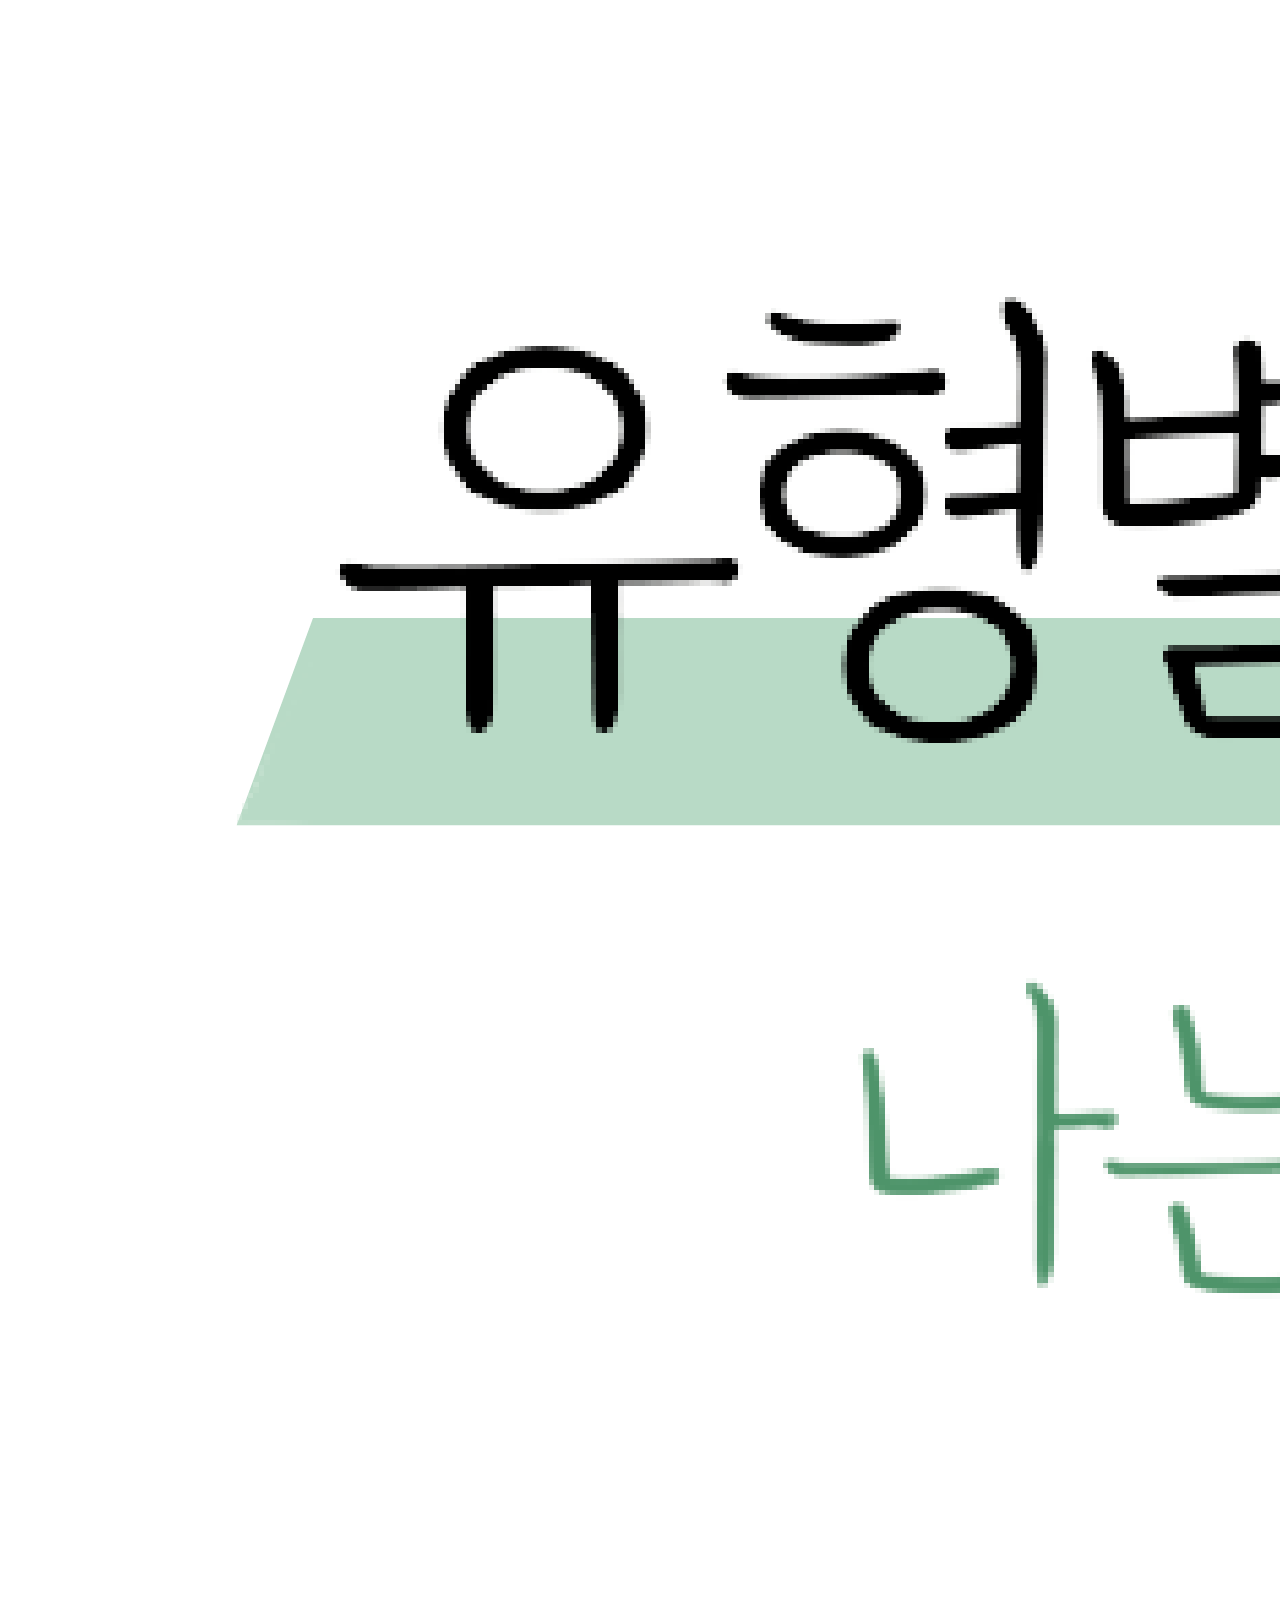
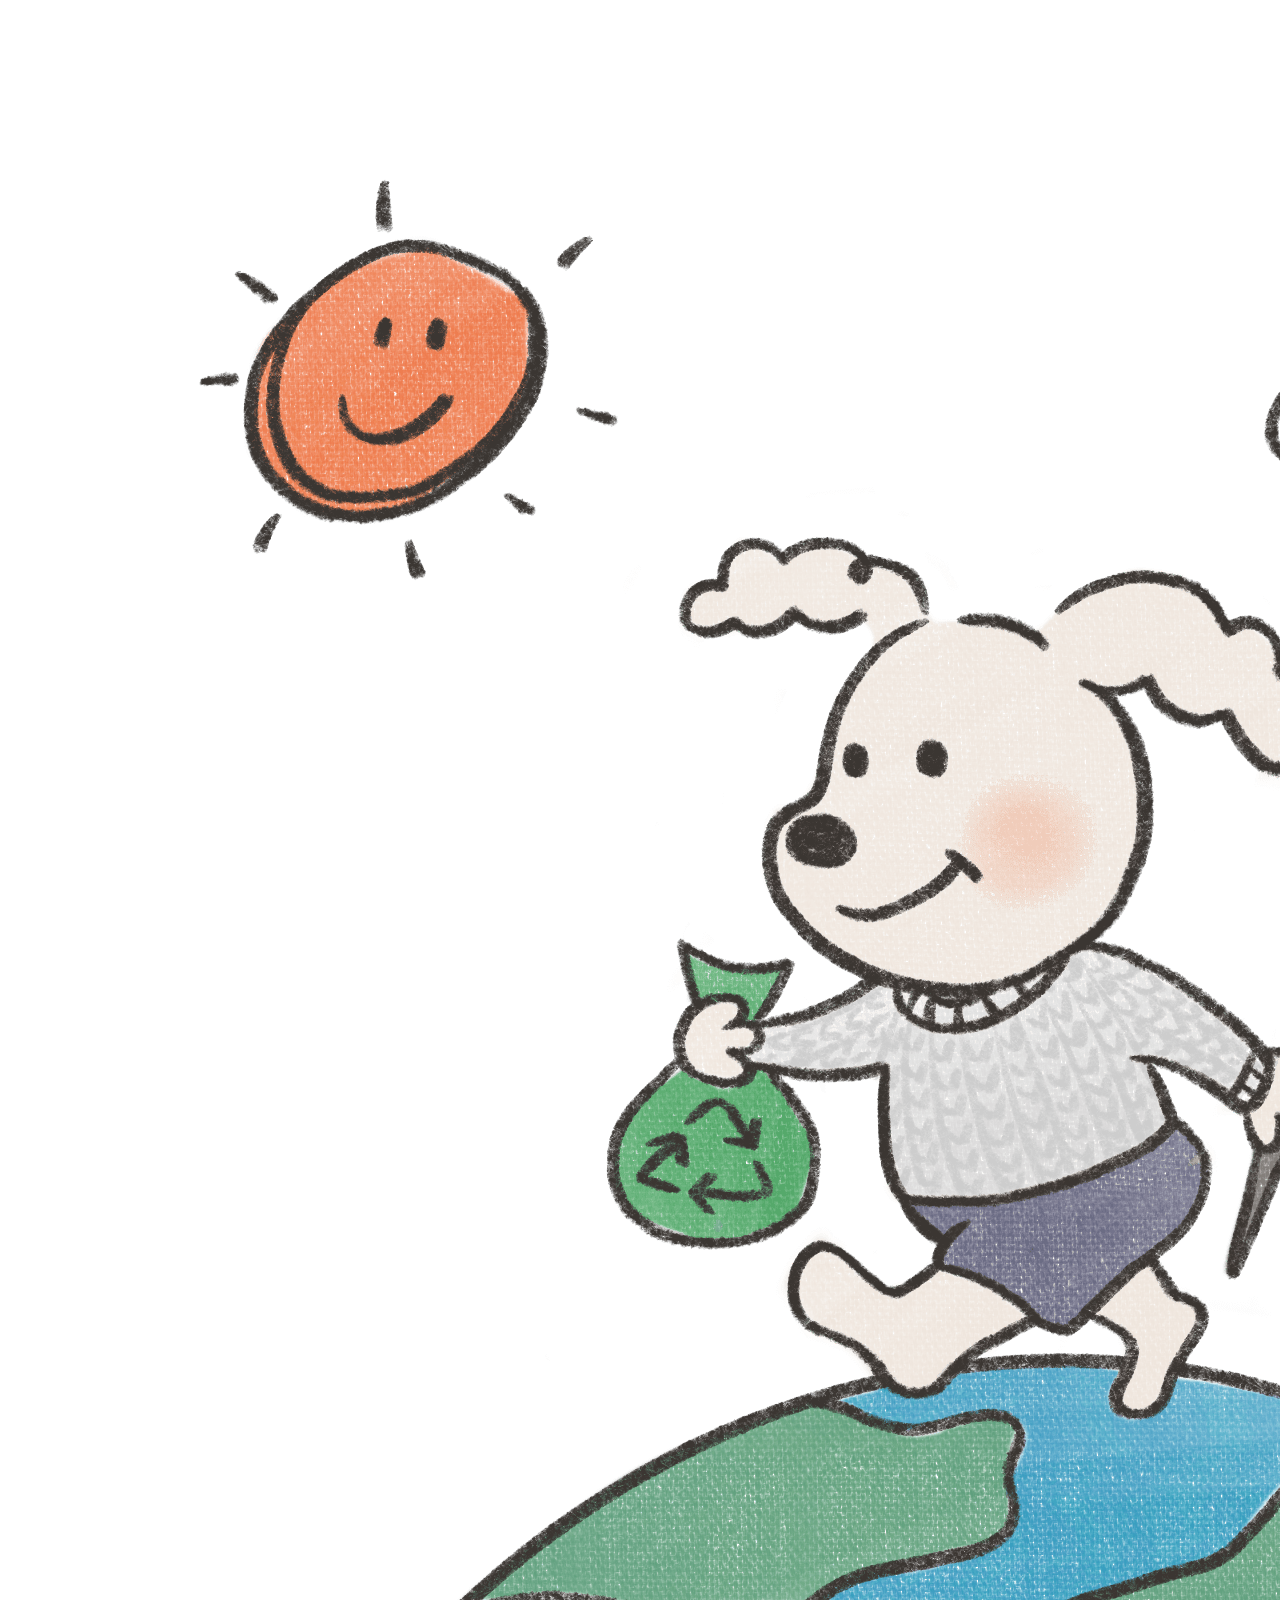
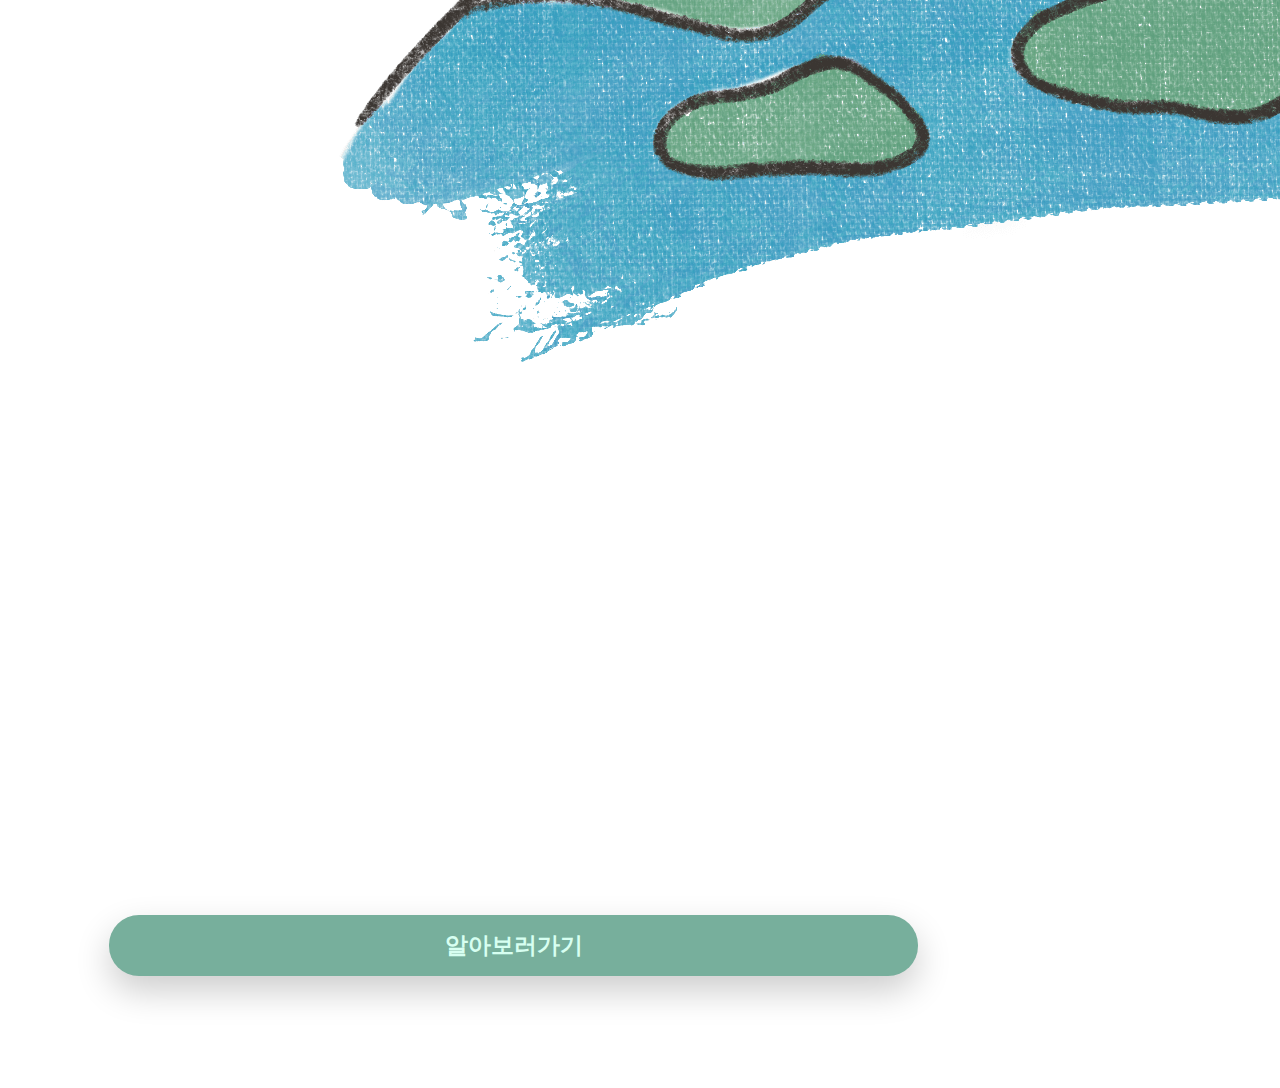
<file: index.html>
<!DOCTYPE html>
<html lang="ko" dir="ltr">

<head>

    <meta charset="UTF-8">
    <meta http-equiv="X-UA-Compatible" content="IE=edge">
    <meta name="viewport" content="width=device-width, initial-scale=1.0">
    <meta name="keywords" content="swyg,기획자,개발자,메타콘텐츠">
    <meta name="description" content="환경에 관심 많은 MZ 모여라! 쓰줍 + MBTI의 결합 = 나는 어떤 쓰줍러일까?">


    <!-- sns share -->
    <meta name="og:site_name" content="SWYG"/>
    <meta property="og:url" content="https://ploggingtest.swygbro.com/">
    <meta property="og:type" content="website"/>
    <meta property="og:title" content="나는 어떤 쓰줍러일까?">
    <meta property="og:description" content="환경에 관심 많은 MZ 모여라! 쓰줍 + MBTI의 결합 = 나는 어떤 쓰줍러일까?">
    <meta property="og:image"
          content="https://ifh.cc/g/KaVoKz.jpg">

    <!-- twitter teg -->
    <meta name="twitter:title" content="나는 어떤 쓰줍러일까?"/>
    <meta name="og:site_name" content="SWYG"/>
    <meta name="og:url"
          content="http://localhost:63342/Personality%20type%20test/index.html?_ijt=ikg648ouu4ieh3381f70m3mhrc&_ij_reload=RELOAD_ON_SAVE"/>
    <meta property="twitter:card" content="summary_large_image">
    <meta property="og:type" content="website"/>
    <meta property="twitter:title" content="나는 어떤 쓰줍러일까?">
    <meta property="twitter:description" content="환경에 관심 많은 MZ 모여라! 쓰줍 + MBTI의 결합 = 나는 어떤 쓰줍러일까?">
    <meta property="twitter:image"
          content="https://ifh.cc/g/KaVoKz.jpg">

    <!-- IOS -->
    <link
            rel="apple-touch-icon"
            href="/assets/img/logo/mobile/logo_square_192.png"
    />

    <!-- ANDROID -->
    <link
            rel="shortcut icon"
            href="/assets/img/logo/mobile/logo_square_180.png"
    />


    <title>나는 어떤 쓰줍러일까?</title>
    <link href="https://cdn.jsdelivr.net/npm/bootstrap@5.0.0-beta2/dist/css/bootstrap.min.css" rel="stylesheet"
          integrity="sha384-BmbxuPwQa2lc/FVzBcNJ7UAyJxM6wuqIj61tLrc4wSX0szH/Ev+nYRRuWlolflfl" crossorigin="anonymous">
    <link href="https://webfontworld.github.io/gangwon/GangwonEduAll.css" rel="stylesheet">
    <link rel="stylesheet" href="./css/default.css">
    <link rel="stylesheet" href="./css/main.css">
    <link rel="stylesheet" href="./css/qna.css">
    <link rel="stylesheet" href="./css/animation.css">
    <link rel="stylesheet" href="./css/result.css">
    <script src="https://developers.kakao.com/sdk/js/kakao.js"></script>
    <script defer src="https://cdn.swygbro.com/public/widget/swyg-widget.js"></script>


    <script>
        Kakao.init('8886ee0ee3565486e6a82e86ad38ae06');
        Kakao.isInitialized();
    </script>
</head>

<body>
<div class="container">
    <section id="main" class="mx-auto py-5 px-2">

        <div id="main_p">

            <img src="..\img\title.png" alt="titleImge" class="titleimg">


            <div class="col-lg-8 col-md-8 col-sm-10 col-12 mx-auto">

                <img src="./img/main.png" alt="mainImage" class="img-fluid">
                <button class="w-btn w-btn-green" type="button" onclick="js:begin()"> 알아보러가기</button>

            </div>
        </div>


    </section>
    <section id="qna">
        <div class="qcount mx-5 my-auto mt-5">

            <div id="qnum" class="qcount">0/11</div>

        </div>

        <div class="status mx-auto">

            <div class="statusBar">
            </div>
        </div>

        <div class="qBox my-3 py-3 mx-auto">

        </div>

        <div class="container">
            <img id="img" src="./img/p1.png"/>
            <div id="qtext"></div>

        </div>

        <div class="answerBox">
        </div>

    </section>

    <section id="result">
        <div class="Rbox">
            <div id="resultImg" style="">
            </div>
        </div>

        <div class="box">
            <button type="button" class="kakao mt-3 py-2 px-3" onclick="js:setShare()">공유하기</button>
            <button type="button" class="kakao0 mt-3 py-2 px-3" onclick="window.location.reload()">다시하기</button>
        </div>


    </section>
    <script src="./js/data.js" charset="utf-8"></script>
    <script src="./js/start.js" charset="utf-8"></script>
    <script src="./js/share.js" charset="utf-8"></script>
</div>

<div style="text-align:center">
    <script async src="https://pagead2.googlesyndication.com/pagead/js/adsbygoogle.js?client=ca-pub-1919598055512436"
            crossorigin="anonymous"></script>
    <!-- contents/mobile-banner -->
    <ins class="adsbygoogle"
         style="display:inline-block;width:320px;height:100px"
         data-ad-client="ca-pub-1919598055512436"
         data-ad-slot="2044520891"></ins>
    <script>
        (adsbygoogle = window.adsbygoogle || []).push({});
    </script>

</div>
</body>

</html>
</file>
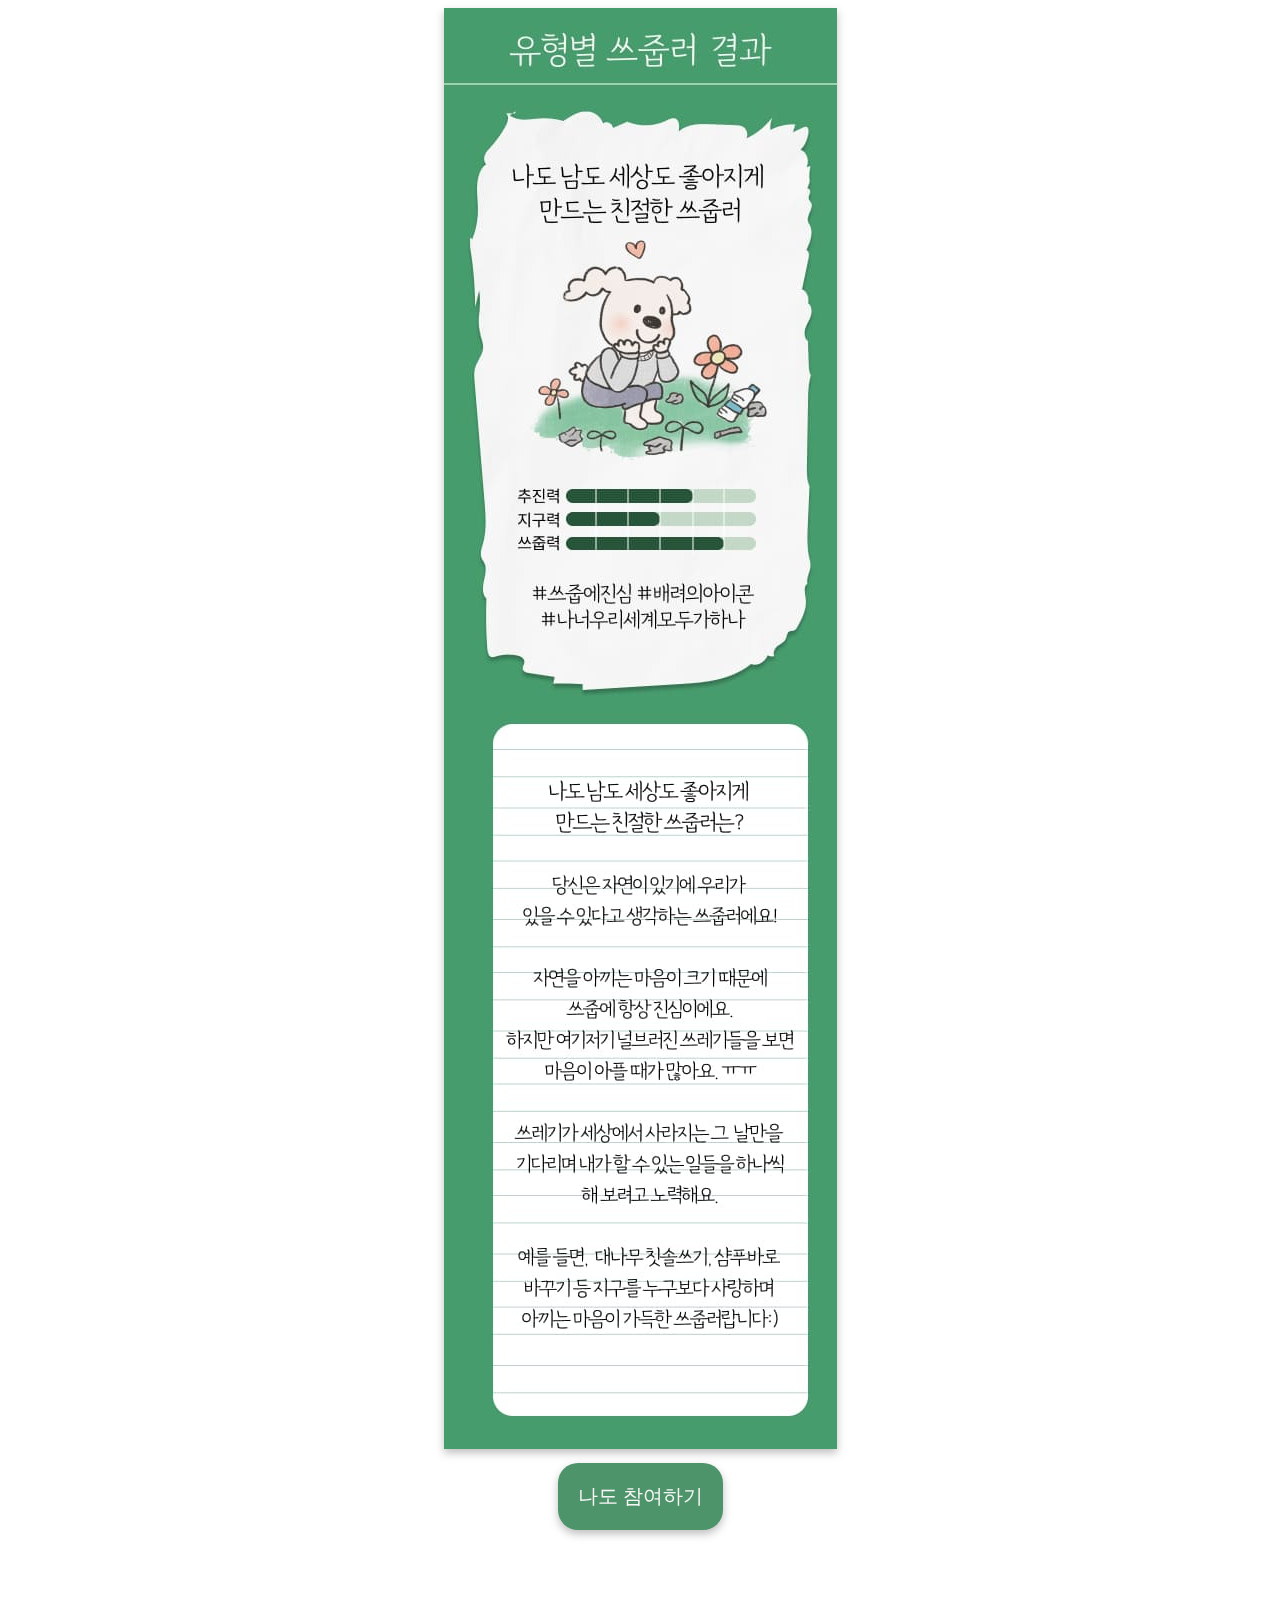
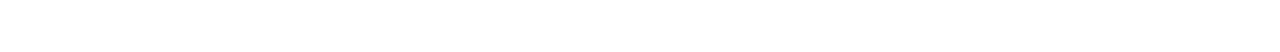
<file: page/result-0.html>
<!DOCTYPE html>
<html lang="ko" dir="ltr">
<head>
    <meta charset="UTF-8">
    <meta http-equiv="X-UA-Compatible" content="IE=edge">
    <meta name="viewport" content="width=device-width, initial-scale=1.0">
    <meta name="keywords" content="나는 어떤 쓰줍러일까?">
    <meta name="description" content="성격 유형별 쓰줍러 테스트">


    <!-- sns share -->
    <meta name="og:site_name" content="SWYG"/>
    <meta property="og:url" content="https://ploggingtest.swygbro.com/">
    <meta property="og:type" content="website"/>
    <meta property="og:title" content="나는 어떤 쓰줍러일까?">
    <meta property="og:description" content="환경에 관심 많은 MZ 모여라! 쓰줍 + MBTI의 결합 = 나는 어떤 쓰줍러일까?">
    <meta property="og:image"
          content="https://ifh.cc/g/KaVoKz.jpg">

    <title>나는 어떤 쓰줍러일까?</title>
    <link href="https://cdn.jsdelivr.net/npm/bootstrap@5.0.0-beta2/dist/css/bootstrap.min.css" rel="stylesheet"
          integrity="sha384-BmbxuPwQa2lc/FVzBcNJ7UAyJxM6wuqIj61tLrc4wSX0szH/Ev+nYRRuWlolflfl" crossorigin="anonymous">
    <link href="https://webfontworld.github.io/gangwon/GangwonEduAll.css" rel="stylesheet">
    <link rel="stylesheet" href="../css/default.css?after">
    <link rel="stylesheet" href="../css/result.css?after">
    <script src="https://developers.kakao.com/sdk/js/kakao.js"></script>
    <script>
        Kakao.init('8886ee0ee3565486e6a82e86ad38ae06');
        Kakao.isInitialized();
    </script>
</head>
<body>
<section id="shareResult">
    <div class="Rbox">
        <div id="resultImg">
            <img src="../resultimg/result0.jpg" alt="0" class="img-fluid">
        </div>
    </div>
    <script type="text/javascript">
        function moveHome() {
            location.href = "/index.html";
        }
    </script>
    <button type="button" class="gohome" style="" onclick="js:moveHome()">나도 참여하기</button>
</section>
<div style= "text-align:center">
    <script async src="https://pagead2.googlesyndication.com/pagead/js/adsbygoogle.js?client=ca-pub-1919598055512436"
            crossorigin="anonymous"></script>
    <!-- contents/mobile-banner -->
    <ins class="adsbygoogle"
         style="display:inline-block;width:320px;height:100px"
         data-ad-client="ca-pub-1919598055512436"
         data-ad-slot="2044520891"></ins>
    <script>
        (adsbygoogle = window.adsbygoogle || []).push({});
    </script>

</div>

</body>
</html>
</file>
<file: css/default.css>
*{
  Font-family: "GangwonEduAll";
}
</file>
<file: css/main.css>
#main {
  
  width: 80%;
  text-align: center;
  border-radius: 20px; 
  Align: Center;
  vertical-align : top;
  letter-spacing: -8%;

  
}

p {
  font-size: 20px;
  /* font-weight: 400;
  font-size: 35px;*/
  line-height: 150%;
  
}

.w-btn {
  position: relative;
  border: none;
  display: inline-block;
  padding: 15px 30px;
  border-radius: 30px;
  width: 80%;
  box-shadow: 0 15px 35px rgba(0, 0, 0, 0.2);
  text-decoration: none;
  font-weight: 600;
  font-size: 23px;
  transition: 0.25s;
}

.w-btn-green {
  background-color: #77af9c;
  color: #d7fff1;
}

.w-btn:active {
  transform: scale(1.3);
}

.w-btn-green-outline:hover {
  background-color: #77af9c;
  color: #d7fff1;
}
</file>
<file: css/qna.css>
#qna {
    background: #FDFFFB;
  display: none;
}

.qBox {

  text-align: center;
  font-size: 27px;
  width: 80% ;  
}

.qBox {

  text-align: center;
  font-size: 27px;
  width: 80% ;  
}

.qcount{
  Font-family: Inter;
  Font-size: 15px;
  Line-height: 20px;
  Line-height: 150%;
  Align: Center;
  text-align: right;
  vertical-align: Top;
}

#img{
  display: block ;
   width: 300px ; 
   height:300px ;
  margin: 0 auto;
   object-fit: cover;

}
#qtext{
  text-align: center;
  display: block;
  width: 250px;
  font-size: 23px;
  object-fit: cover;
  margin: 0 auto;
}


.answerList {

  border: 4px solid #5D8A5D;
  background-color: #E1FFE1;
  border-radius: 20px ;
  color: #5D8A5D;
  display: block;
  width: 80%;
  border: 0px;
  font-size: 20px;
}

.answerList:hover, .answerList:focus {
  background-color: #77af9c;
  color: #d7fff1;
}


.status {
  height: 20px;
  width: 80%;
  background-color: #E1FFE1;
  border-radius: 20px;
}


.statusBar {
  height: 100%;
  border-radius: 20px;
  
  background: #F0FFF0;
  background: -moz-linear-gradient(top, #497649 0%, #497649 52%, #497649 100%);
  
  background: -webkit-linear-gradient(top, #497649 0%, #497649 52%, #497649 100%);
  
  background: linear-gradient(to bottom, #497649 0%, #497649 52%, #497649 100%);

  filter: progid:DXImageTransform.Microsoft.gradient(startColorstr='#F0FFF0', endColorstr='#497649', GradientType=0);
  
}
</file>
<file: css/animation.css>
@keyframes fadeIn {
  from { opacity: 0; }
  to { opacity: 1; }
}

@keyframes fadeOut {
  from { opacity: 1; }
  to { opacity: 0; }
}

@-webkit-keyframes fadeIn {
  from { opacity: 0; }
  to { opacity: 1; }
}

@-webkit-keyframes fadeOut {
  from { opacity: 1; }
  to { opacity: 0; }
}

@import url('https://webfontworld.github.io/gangwon/GangwonEduAll.css');

.fadeIn{
  animation: fadeIn;
  animation-duration: 0.5s;
}

.fadeOut{
  animation: fadeOut;
  animation-duration: 0.5s;
}
</file>
<file: css/result.css>
#result {
    display: none;
    text-align: center;
    filter: drop-shadow(0px 4px 4px rgba(0, 0, 0, 0.25));
}

#shareResult {
    text-align: center;
    filter: drop-shadow(0px 4px 4px rgba(0, 0, 0, 0.25));
}

#resultImg {
    width: 100%;
    margin: auto;
    display: block;
}

.Rbox {
    width: 100%;
    margin: auto;
    display: block;
}

.kakao {
    color: whitesmoke;
    background-color: #4E946A;
    font-size: 20px;
    border: 0px;
    border-radius: 20px;
    botton: 0;
    margin-right: 10px;

}

.kakao0 {
    color: whitesmoke;
    background-color: #4E946A;
    font-size: 20px;
    border: 0px;
    border-radius: 20px;
    botton: 0;

}

.box {
    display: flex;
    flex-direction: row;
    align-items: center;
    justify-content: center;
    margin-top: 20px;
    padding-bottom: 20px;

}

.box > button:hover {
    background-color: whitesmoke;
    color: green;
}

#shareResult>.gohome {
    color: whitesmoke;
    background-color: #4E946A;
    font-size: 20px;
    align-items: center;
    justify-content: center;
    margin-top: 10px;
    margin-bottom: 10px;
    padding: 20px;
    border: 0px;
    border-radius: 20px;
    botton: 0;
}

#shareResult>.gohome:hover, .gohome:focus {
    background-color: whitesmoke;
    color: green;
}
</file>
